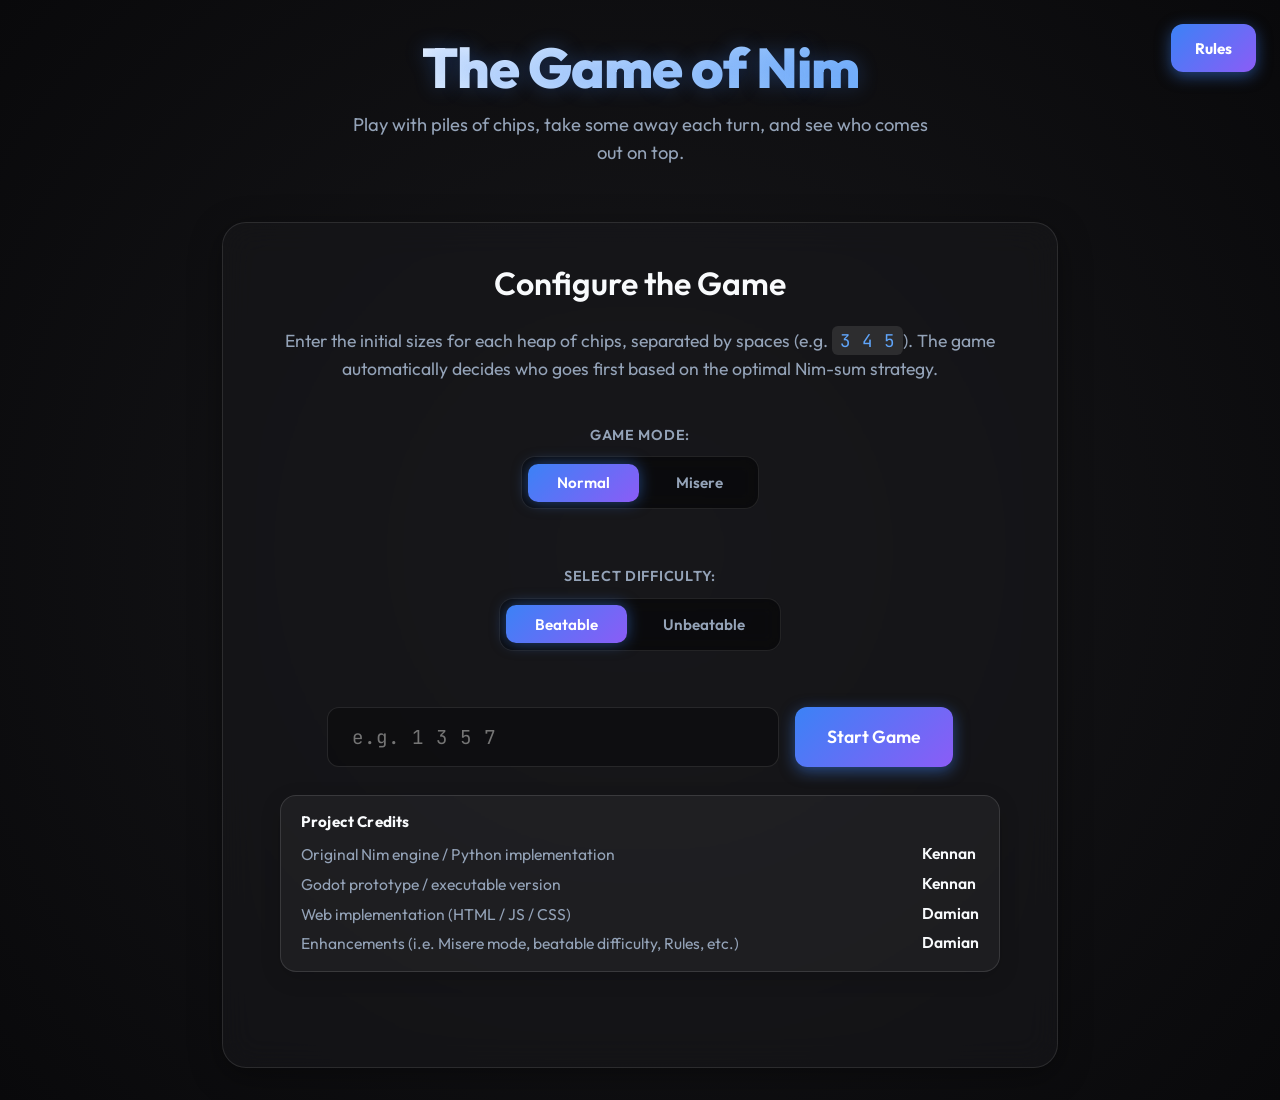
<file: docs/index.html>
<!DOCTYPE html>
<html lang="en">

<head>
    <meta charset="UTF-8">
    <meta name="viewport" content="width=device-width, initial-scale=1.0">
    <title>Nim Game</title>
    <meta name="description" content="A graphical implementation of the classic game of Nim.">
    <link rel="stylesheet" href="style.css">
    <link
        href="https://fonts.googleapis.com/css2?family=Outfit:wght@300;400;600;800&family=JetBrains+Mono:wght@400&display=swap"
        rel="stylesheet">
</head>

<body>
    <div id="app">
        <button id="rules-btn" class="icon-btn" title="How to Play">Rules</button>
        <header>
            <h1 class="glow-text">The Game of Nim</h1>
            <p class="subtitle">Play with piles of chips, take some away each turn, and see who comes out on top.</p>
        </header>

        <main>
            <!-- Setup Screen -->
            <section id="setup-screen" class="glass-panel active">
                <h2>Configure the Game</h2>
                <p>Enter the initial sizes for each heap of chips, separated by spaces (e.g. <code>3 4 5</code>). The game
                    automatically decides who goes first based on the optimal Nim-sum strategy.</p>

                    <div class="mode-section">
                        <p>Game Mode:</p>
                        <div class="mode-group">
                            <button id="mode-normal" class="toggle-btn active">Normal</button>
                            <button id="mode-misere" class="toggle-btn">Misere</button>
                        </div>
                    </div>

                    <div class="difficulty-section">

                        <p>Select Difficulty:</p>
                        <div class="difficulty-group">
                            <button id="difficulty-beatable" class="toggle-btn active">Beatable</button>
                            <button id="difficulty-unbeatable" class="toggle-btn">Unbeatable</button>
                        </div>
                    </div>

                    <div class="input-group">

                        <input type="text" id="heap-input" value="" placeholder="e.g. 1 3 5 7" />
                        <button id="start-btn" class="primary-btn">Start Game</button>
                    </div>

                <div class="attribution-box">
                    <div class="attribution-title">Project Credits</div>
                    <div class="attribution-grid">
                        <div class="attr-role">Original Nim engine / Python implementation</div>
                        <div class="attr-name">Kennan</div>

                        <div class="attr-role">Godot prototype / executable version</div>
                        <div class="attr-name">Kennan</div>

                        <div class="attr-role">Web implementation (HTML / JS / CSS)</div>
                        <div class="attr-name">Damian</div>

                        <div class="attr-role">Enhancements (i.e. Misere mode, beatable difficulty, Rules, etc.)</div>
                        <div class="attr-name">Damian</div>
                    </div>
                </div>

                    <div id="setup-error" class="error-msg"></div>
            </section>

            <!-- Game Space -->
            <section id="game-screen" class="glass-panel hidden">
                <div id="game-info">
                    <span id="turn-indicator" class="turn-indicator">Your Turn!</span>
                </div>
                <div id="heaps-container">
                    <!-- Heaps will be generated here -->
                </div>
                <div id="controls-container" class="hidden">
                    <div class="move-controls">
                        <span id="selection-info">Select a heap to take chips.</span>
                        <div class="input-wrapper">
                            <input type="number" id="take-amount-input" min="1" placeholder="Qty" />
                            <button id="confirm-btn" class="primary-btn disabled" disabled>Confirm Move</button>
                        </div>
                    </div>
                </div>
            </section>

            <!-- Game Over Screen -->
            <section id="game-over-screen" class="glass-panel hidden">
                <h2 id="winner-text" class="glow-text">Game Over</h2>
                <p id="winner-subtext"></p>
                <div class="game-over-controls">
                    <button id="restart-btn" class="primary-btn">Play Again</button>
                    <button id="strategy-btn" class="secondary-btn hidden">How to win Nim</button>
                </div>
            </section>
        </main>

        <!-- Rules Modal -->
        <div id="rules-overlay" class="overlay hidden">
            <div id="rules-modal" class="glass-panel modal">
                <button id="close-rules" class="close-btn">&times;</button>
                <h2>How to Play Nim</h2>
                <div class="rules-content">
                    <div class="rule-item">
                        <span class="rule-num">1</span>
                        <p>The game starts with several heaps of chips.</p>
                    </div>
                    <div class="rule-item">
                        <span class="rule-num">2</span>
                        <p>On your turn, you can take away as many chips as you want from any <strong>one</strong>
                            heap.</p>
                    </div>
                    <div class="rule-item">
                        <span class="rule-num">3</span>
                        <p><strong>Normal Mode:</strong> The player who removes the last chip <em>wins</em> the game.
                        </p>
                    </div>
                    <div class="rule-item">
                        <span class="rule-num">4</span>
                        <p><strong>Misere Mode:</strong> The player who removes the last chip <em>loses</em> the game.
                        </p>
                    </div>
                </div>
                <button id="got-it-btn" class="primary-btn">Got it!</button>
            </div>
        </div>

        <!-- Strategy Modal -->
        <div id="strategy-overlay" class="overlay hidden">
            <div id="strategy-modal" class="glass-panel modal">
                <button id="close-strategy" class="close-btn">&times;</button>
                <h2>The Nim-Sum Strategy</h2>
                <div class="rules-content">
                    <p>First, switch each heap's chip count to <strong>binary</strong> (base 2), e.g.
                        <code>110101</code> for <code>53</code> or <code>100101</code> for <code>37</code>.
                    </p>

                    <p>Compare the binary digits at each position (<code>2^0</code>, <code>2^1</code>, etc.).
                        <br>• 0 and 0 output <strong>0</strong>
                        <br>• 0 and 1 output <strong>1</strong>
                        <br>• 1 and 1 output <strong>0</strong>
                    </p>

                    <div class="example-box">
                        <strong>Example Case:</strong>
                        <p>For pile sizes <strong>1, 2, and 3</strong>:</p>
                        <code>1  -> 01</code><br>
                        <code>2  -> 10</code><br>
                        <code>3  -> 11</code><br>
                        <hr>
                        <code>Nim-Sum -> 00</code>
                        <p>Since the result is <code>00</code>, the player who starts from this position will
                            <strong>lose</strong> against perfect play.
                        </p>
                    </div>

                    <p>The goal is to move so that your opponent is left with a <strong>Nim-Sum of 0</strong>. To do
                        this you can calculate the Nim-Sum of your position and figure out how many chips need to be
                        subtracted to change it to 0. If you do this every turn, victory is guaranteed!</p>

                    <p>To win Misere nim you must change you strategy when their is only 1 pile with size greater than
                        1. You must make sure that you start with a nim-sum of 0 because that means your opponent will
                        be forced to take the last chip, ensuring you win.</p>
                </div>
                <button id="close-strategy-btn" class="primary-btn">Mastered it!</button>
            </div>
        </div>
    </div>
    <script src="script.js"></script>
</body>

</html>
</file>
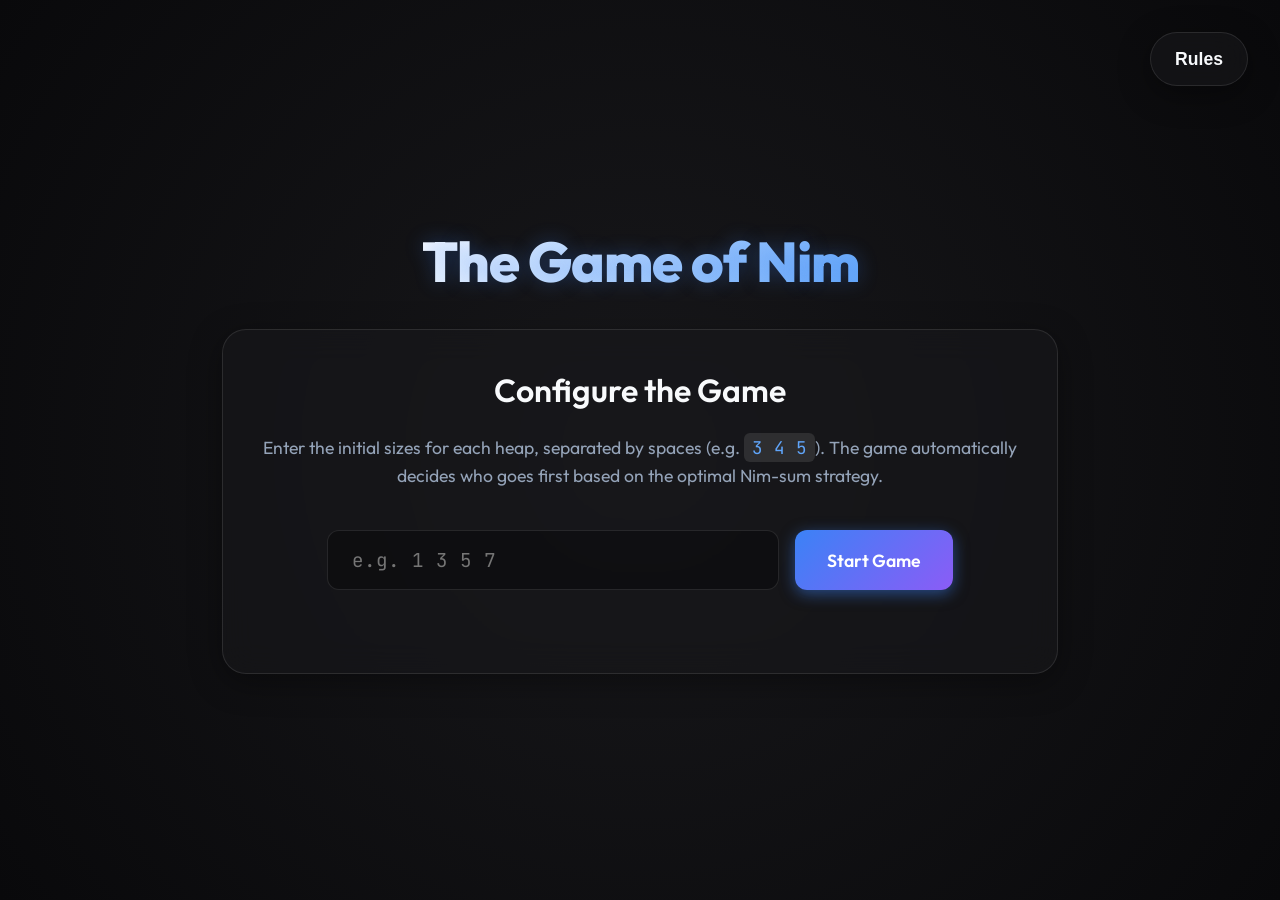
<file: The Game of Nim (updated)/index.html>
<!DOCTYPE html>
<html lang="en">

<head>
    <meta charset="UTF-8">
    <meta name="viewport" content="width=device-width, initial-scale=1.0">
    <title>Nim Game</title>
    <meta name="description" content="A graphical implementation of the classic game of Nim.">
    <link rel="stylesheet" href="style.css">
    <link
        href="https://fonts.googleapis.com/css2?family=Outfit:wght@300;400;600;800&family=JetBrains+Mono:wght@400&display=swap"
        rel="stylesheet">
</head>

<body>
    <div id="app">
        <button id="rules-btn" class="icon-btn" title="How to Play">Rules</button>
        <header>
            <h1 class="glow-text">The Game of Nim</h1>
        </header>

        <main>
            <!-- Setup Screen -->
            <section id="setup-screen" class="glass-panel active">
                <h2>Configure the Game</h2>
                <p>Enter the initial sizes for each heap, separated by spaces (e.g. <code>3 4 5</code>). The game
                    automatically decides who goes first based on the optimal Nim-sum strategy.</p>
                <div class="input-group">
                    <input type="text" id="heap-input" value="" placeholder="e.g. 1 3 5 7" />
                    <button id="start-btn" class="primary-btn">Start Game</button>
                </div>
                <div id="setup-error" class="error-msg"></div>
            </section>

            <!-- Game Space -->
            <section id="game-screen" class="glass-panel hidden">
                <div id="game-info">
                    <span id="turn-indicator" class="turn-indicator">Your Turn!</span>
                </div>
                <div id="heaps-container">
                    <!-- Heaps will be generated here -->
                </div>
                <div id="controls-container" class="hidden">
                    <div class="move-controls">
                        <span id="selection-info">Select a heap to take stones.</span>
                        <div class="input-wrapper">
                            <input type="number" id="take-amount-input" min="1" placeholder="Qty" />
                            <button id="confirm-btn" class="primary-btn disabled" disabled>Confirm Move</button>
                        </div>
                    </div>
                </div>
            </section>

            <!-- Game Over Screen -->
            <section id="game-over-screen" class="glass-panel hidden">
                <h2 id="winner-text" class="glow-text">Game Over</h2>
                <p id="winner-subtext"></p>
                <div class="game-over-controls">
                    <button id="restart-btn" class="primary-btn">Play Again</button>
                    <button id="strategy-btn" class="secondary-btn hidden">How to win Nim</button>
                </div>
            </section>
        </main>

        <!-- Rules Modal -->
        <div id="rules-overlay" class="overlay hidden">
            <div id="rules-modal" class="glass-panel modal">
                <button id="close-rules" class="close-btn">&times;</button>
                <h2>How to Play Nim</h2>
                <div class="rules-content">
                    <div class="rule-item">
                        <span class="rule-num">1</span>
                        <p>The game starts with several heaps of stones.</p>
                    </div>
                    <div class="rule-item">
                        <span class="rule-num">2</span>
                        <p>On your turn, you can take away as many stones as you want from any <strong>one</strong>
                            heap.</p>
                    </div>
                    <div class="rule-item">
                        <span class="rule-num">3</span>
                        <p>The player who removes the last stone from the board wins the game!</p>
                    </div>
                </div>
                <button id="got-it-btn" class="primary-btn">Got it!</button>
            </div>
        </div>

        <!-- Strategy Modal -->
        <div id="strategy-overlay" class="overlay hidden">
            <div id="strategy-modal" class="glass-panel modal">
                <button id="close-strategy" class="close-btn">&times;</button>
                <h2>The Nim-Sum Strategy</h2>
                <div class="rules-content">
                    <p>First, switch each heap's chip count to <strong>binary</strong> (base 2), e.g.
                        <code>110101</code> for <code>53</code> or <code>100101</code> for <code>37</code>.
                    </p>

                    <p>Compare the binary digits at each position (<code>2^0</code>, <code>2^1</code>, etc.).
                        <br>• 0 and 0 output <strong>0</strong>
                        <br>• 0 and 1 output <strong>1</strong>
                        <br>• 1 and 1 output <strong>0</strong>
                    </p>

                    <div class="example-box">
                        <strong>Example Case:</strong>
                        <p>For pile sizes <strong>1, 2, and 3</strong>:</p>
                        <code>1  -> 01</code><br>
                        <code>2  -> 10</code><br>
                        <code>3  -> 11</code><br>
                        <hr>
                        <code>Nim-Sum -> 00</code>
                        <p>Since the result is <code>00</code>, the player who starts from this position will
                            <strong>lose</strong> against perfect play.
                        </p>
                    </div>

                    <p>The goal is to move so that your opponent is left with a <strong>Nim-Sum of 0</strong>. To do
                        this you can calculate the Nim-Sum of your position and figure out how many chips need to be
                        subtracted to change it to 0. If you do this every turn, victory is guaranteed!</p>
                </div>
                <button id="close-strategy-btn" class="primary-btn">Mastered it!</button>
            </div>
        </div>
    </div>
    <script src="script.js"></script>
</body>

</html>
</file>
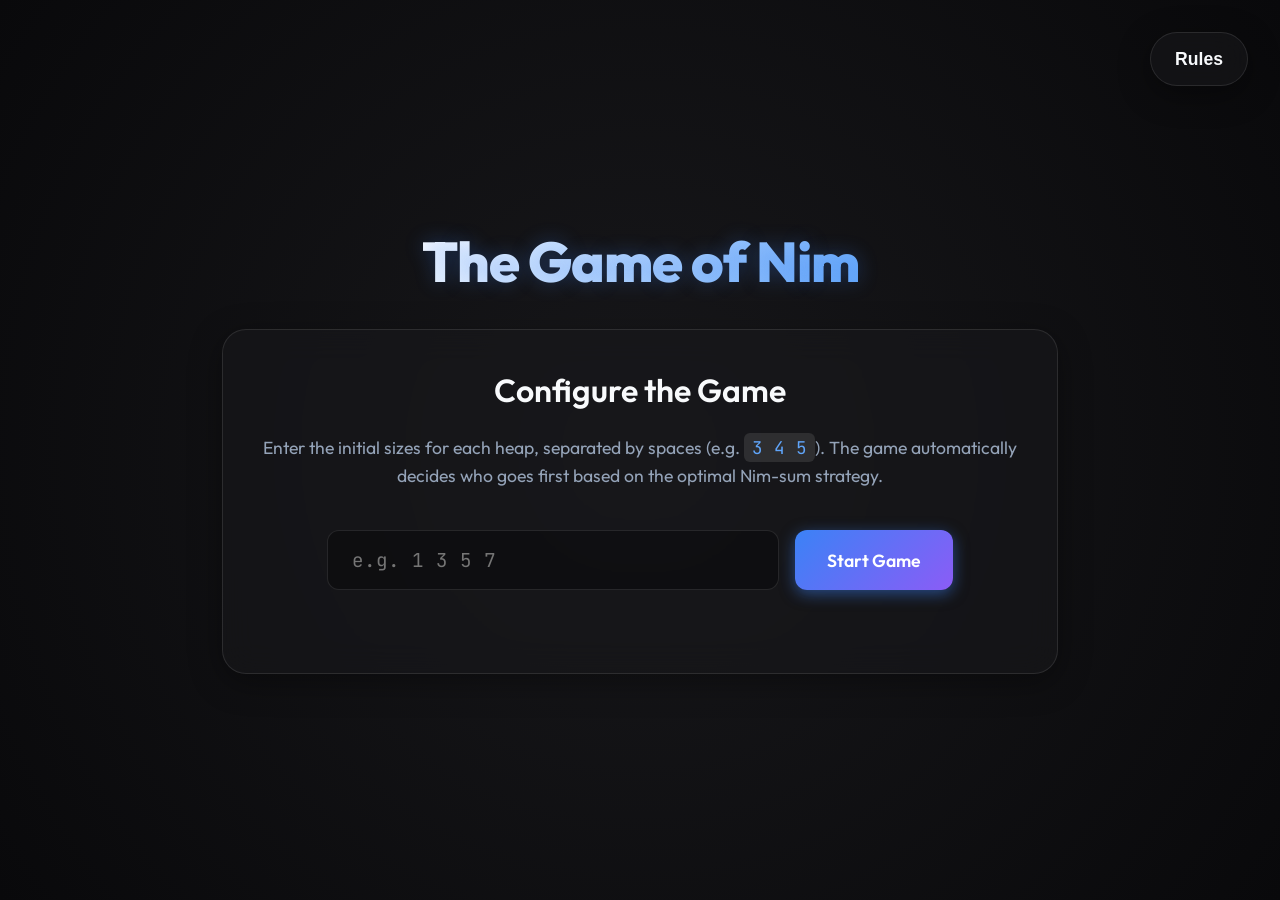
<file: The Game of Nim (updated)/index 2.html>
<!DOCTYPE html>
<html lang="en">

<head>
    <meta charset="UTF-8">
    <meta name="viewport" content="width=device-width, initial-scale=1.0">
    <title>Nim Game</title>
    <meta name="description" content="A graphical implementation of the classic game of Nim.">
    <link rel="stylesheet" href="style.css">
    <link
        href="https://fonts.googleapis.com/css2?family=Outfit:wght@300;400;600;800&family=JetBrains+Mono:wght@400&display=swap"
        rel="stylesheet">
</head>

<body>
    <div id="app">
        <button id="rules-btn" class="icon-btn" title="How to Play">Rules</button>
        <header>
            <h1 class="glow-text">The Game of Nim</h1>
        </header>

        <main>
            <!-- Setup Screen -->
            <section id="setup-screen" class="glass-panel active">
                <h2>Configure the Game</h2>
                <p>Enter the initial sizes for each heap, separated by spaces (e.g. <code>3 4 5</code>). The game
                    automatically decides who goes first based on the optimal Nim-sum strategy.</p>
                <div class="input-group">
                    <input type="text" id="heap-input" value="" placeholder="e.g. 1 3 5 7" />
                    <button id="start-btn" class="primary-btn">Start Game</button>
                </div>
                <div id="setup-error" class="error-msg"></div>
            </section>

            <!-- Game Space -->
            <section id="game-screen" class="glass-panel hidden">
                <div id="game-info">
                    <span id="turn-indicator" class="turn-indicator">Your Turn!</span>
                </div>
                <div id="heaps-container">
                    <!-- Heaps will be generated here -->
                </div>
                <div id="controls-container" class="hidden">
                    <div class="move-controls">
                        <span id="selection-info">Select a heap to take stones.</span>
                        <div class="input-wrapper">
                            <input type="number" id="take-amount-input" min="1" placeholder="Qty" />
                            <button id="confirm-btn" class="primary-btn disabled" disabled>Confirm Move</button>
                        </div>
                    </div>
                </div>
            </section>

            <!-- Game Over Screen -->
            <section id="game-over-screen" class="glass-panel hidden">
                <h2 id="winner-text" class="glow-text">Game Over</h2>
                <p id="winner-subtext"></p>
                <div class="game-over-controls">
                    <button id="restart-btn" class="primary-btn">Play Again</button>
                    <button id="strategy-btn" class="secondary-btn hidden">How to win Nim</button>
                </div>
            </section>
        </main>

        <!-- Rules Modal -->
        <div id="rules-overlay" class="overlay hidden">
            <div id="rules-modal" class="glass-panel modal">
                <button id="close-rules" class="close-btn">&times;</button>
                <h2>How to Play Nim</h2>
                <div class="rules-content">
                    <div class="rule-item">
                        <span class="rule-num">1</span>
                        <p>The game starts with several heaps of stones.</p>
                    </div>
                    <div class="rule-item">
                        <span class="rule-num">2</span>
                        <p>On your turn, you can take away as many stones as you want from any <strong>one</strong>
                            heap.</p>
                    </div>
                    <div class="rule-item">
                        <span class="rule-num">3</span>
                        <p>The player who removes the last stone from the board wins the game!</p>
                    </div>
                </div>
                <button id="got-it-btn" class="primary-btn">Got it!</button>
            </div>
        </div>

        <!-- Strategy Modal -->
        <div id="strategy-overlay" class="overlay hidden">
            <div id="strategy-modal" class="glass-panel modal">
                <button id="close-strategy" class="close-btn">&times;</button>
                <h2>The Nim-Sum Strategy</h2>
                <div class="rules-content">
                    <p>First, switch each heap's chip count to <strong>binary</strong> (base 2), e.g.
                        <code>110101</code> for <code>53</code> or <code>100101</code> for <code>37</code>.
                    </p>

                    <p>Compare the binary digits at each position (<code>2^0</code>, <code>2^1</code>, etc.).
                        <br>• 0 and 0 output <strong>0</strong>
                        <br>• 0 and 1 output <strong>1</strong>
                        <br>• 1 and 1 output <strong>0</strong>
                    </p>

                    <div class="example-box">
                        <strong>Example Case:</strong>
                        <p>For pile sizes <strong>1, 2, and 3</strong>:</p>
                        <code>1  -> 01</code><br>
                        <code>2  -> 10</code><br>
                        <code>3  -> 11</code><br>
                        <hr>
                        <code>Nim-Sum -> 00</code>
                        <p>Since the result is <code>00</code>, the player who starts from this position will
                            <strong>lose</strong> against perfect play.
                        </p>
                    </div>

                    <p>The goal is to move so that your opponent is left with a <strong>Nim-Sum of 0</strong>. To do
                        this you can calculate the Nim-Sum of your position and figure out how many chips need to be
                        subtracted to change it to 0. If you do this every turn, victory is guaranteed!</p>
                </div>
                <button id="close-strategy-btn" class="primary-btn">Mastered it!</button>
            </div>
        </div>
    </div>
    <script src="script.js"></script>
</body>

</html>
</file>
<file: docs/style.css>
:root {
    --bg-color-1: #09090b;
    --bg-color-2: #18181b;
    --text-primary: #f8fafc;
    --text-secondary: #94a3b8;
    --accent-color: #3b82f6;
    --accent-glow: rgba(59, 130, 246, 0.5);
    --accent-hover: #60a5fa;
    --chip-color: #8b5cf6;
    --chip-glow: rgba(139, 92, 246, 0.6);
    --chip-hover: #a78bfa;
    --danger-color: #ef4444;
    --danger-glow: rgba(239, 68, 68, 0.5);
    
    --glass-bg: rgba(24, 24, 27, 0.6);
    --glass-border: rgba(255, 255, 255, 0.1);
    --glass-shadow: 0 8px 32px 0 rgba(0, 0, 0, 0.37);
    --backdrop-blur: blur(16px);
}

* {
    margin: 0;
    padding: 0;
    box-sizing: border-box;
}

body {
    font-family: 'Outfit', sans-serif;
    background: radial-gradient(circle at center, var(--bg-color-2), var(--bg-color-1));
    color: var(--text-primary);
    min-height: 100vh;
    display: flex;
    justify-content: center;
    align-items: center;
    overflow-x: hidden;
}

#app {
    width: 100%;
    max-width: 900px;
    padding: 2rem;
    display: flex;
    flex-direction: column;
    gap: 2rem;
    align-items: center;
}

header {
    text-align: center;
}

.glow-text {
    font-size: 3.5rem;
    font-weight: 800;
    background: linear-gradient(135deg, #fff, var(--accent-hover));
    -webkit-background-clip: text;
    background-clip: text;
    -webkit-text-fill-color: transparent;
    text-shadow: 0 0 20px rgba(59, 130, 246, 0.3);
    letter-spacing: -1px;
    margin-bottom: 0.5rem;
}

.subtitle {
    font-size: 1.15rem;
    color: var(--text-secondary);
    max-width: 600px;
    margin: 0 auto 1.5rem auto;
    font-weight: 400;
    line-height: 1.5;
}

.glass-panel {
    background: var(--glass-bg);
    border: 1px solid var(--glass-border);
    backdrop-filter: var(--backdrop-blur);
    -webkit-backdrop-filter: var(--backdrop-blur);
    border-radius: 24px;
    padding: 2.5rem;
    box-shadow: var(--glass-shadow);
    width: 100%;
    text-align: center;
    display: none;
    opacity: 0;
    transform: translateY(20px);
    transition: opacity 0.2s ease, transform 0.2s ease;
}

.glass-panel.active {
    display: flex;
    flex-direction: column;
    gap: 1.5rem;
    opacity: 1;
    transform: translateY(0);
}

h2 {
    font-size: 2rem;
    font-weight: 600;
    color: var(--text-primary);
}

p {
    color: var(--text-secondary);
    line-height: 1.6;
    font-size: 1.1rem;
}

code {
    font-family: 'JetBrains Mono', monospace;
    background: rgba(255, 255, 255, 0.1);
    padding: 0.2rem 0.5rem;
    border-radius: 6px;
    color: var(--accent-hover);
}

.mode-section, .difficulty-section {
    margin: 1rem 0;
    display: flex;
    flex-direction: column;
    gap: 0.6rem;
    align-items: center;
}

.mode-section p, .difficulty-section p {
    font-size: 0.9rem;
    color: var(--text-secondary);
    text-transform: uppercase;
    letter-spacing: 0.05em;
    font-weight: 600;
}

.mode-group, .difficulty-group {
    display: flex;
    gap: 0.5rem;
    background: rgba(0, 0, 0, 0.5);
    padding: 0.4rem;
    border-radius: 14px;
    border: 1px solid var(--glass-border);
    backdrop-filter: blur(8px);
}

.toggle-btn {
    background: transparent;
    color: var(--text-secondary);
    border: none;
    padding: 0.6rem 1.8rem;
    border-radius: 10px;
    font-family: 'Outfit', sans-serif;
    font-size: 0.95rem;
    font-weight: 600;
    cursor: pointer;
    transition: all 0.3s cubic-bezier(0.4, 0, 0.2, 1);
}

.toggle-btn:hover:not(.active) {
    color: var(--text-primary);
    background: rgba(255, 255, 255, 0.05);
}

.toggle-btn.active {
    background: linear-gradient(135deg, var(--accent-color), var(--chip-color));
    color: white;
    box-shadow: 0 0 15px var(--accent-glow);
}

.input-group {

    display: flex;
    gap: 1rem;
    justify-content: center;
    margin-top: 1rem;
}

input[type="text"] {
    background: rgba(0,0,0,0.3);
    border: 1px solid var(--glass-border);
    border-radius: 12px;
    padding: 1rem 1.5rem;
    color: var(--text-primary);
    font-family: 'JetBrains Mono', monospace;
    font-size: 1.2rem;
    width: 60%;
    outline: none;
    transition: all 0.3s ease;
}

input[type="text"]:focus {
    border-color: var(--accent-color);
    box-shadow: 0 0 15px var(--accent-glow);
}

.primary-btn {
    background: linear-gradient(135deg, var(--accent-color), var(--chip-color));
    color: white;
    font-family: 'Outfit', sans-serif;
    font-size: 1.1rem;
    font-weight: 600;
    padding: 1rem 2rem;
    border: none;
    border-radius: 12px;
    cursor: pointer;
    box-shadow: 0 4px 15px var(--accent-glow);
    transition: all 0.3s ease;
}

.primary-btn:hover:not(:disabled) {
    transform: translateY(-2px);
    box-shadow: 0 8px 25px var(--accent-glow);
    filter: brightness(1.1);
}

.primary-btn:active:not(:disabled) {
    transform: translateY(1px);
}

.primary-btn.disabled {
    background: var(--bg-color-2);
    box-shadow: none;
    color: var(--text-secondary);
    cursor: not-allowed;
    opacity: 0.7;
}

.secondary-btn {
    background: linear-gradient(135deg, var(--chip-color), #4f46e5);
    color: white;
    font-family: 'Outfit', sans-serif;
    font-size: 1.1rem;
    font-weight: 600;
    padding: 1rem 2rem;
    border: none;
    border-radius: 12px;
    cursor: pointer;
    box-shadow: 0 4px 15px var(--chip-glow);
    transition: all 0.3s ease;
}

.secondary-btn:hover:not(:disabled) {
    transform: translateY(-2px);
    box-shadow: 0 8px 25px var(--chip-glow);
    filter: brightness(1.1);
}

.secondary-btn:active:not(:disabled) {
    transform: translateY(1px);
}

.game-over-controls {
    display: flex;
    gap: 1.5rem;
    justify-content: center;
    margin-top: 1rem;
    flex-wrap: wrap;
    width: 100%;
}

@media (max-width: 600px) {
    .game-over-controls {
        flex-direction: column;
        align-items: stretch;
        gap: 1rem;
    }
    
    .primary-btn, .secondary-btn {
        width: 100%;
        padding: 0.8rem 1.5rem;
        font-size: 1rem;
    }
}

.hidden {
    display: none !important;
}

.error-msg {
    color: var(--danger-color);
    font-size: 0.9rem;
    min-height: 1.2rem;
}

/* Game Space */
#game-info {
    margin-bottom: 2rem;
}

.turn-indicator {
    font-size: 1.5rem;
    font-weight: 600;
    padding: 0.5rem 1.5rem;
    border-radius: 50px;
    background: rgba(255,255,255,0.05);
    border: 1px solid var(--glass-border);
    transition: all 0.3s ease;
}

.turn-player {
    color: var(--accent-hover);
    box-shadow: 0 0 20px var(--accent-glow);
    border-color: var(--accent-color);
}

.turn-bot {
    color: var(--danger-color);
    box-shadow: 0 0 20px var(--danger-glow);
    border-color: var(--danger-color);
}

#heaps-container {
    display: flex;
    flex-wrap: wrap;
    justify-content: center;
    gap: 2.5rem;
    margin-bottom: 2rem;
}

.heap {
    display: flex;
    flex-direction: column-reverse; /* Stack from bottom to top */
    gap: 0.5rem;
    align-items: center;
    padding: 1rem;
    border-radius: 16px;
    transition: all 0.3s ease;
    border: 1px solid transparent;
}

.heap.hoverable:hover {
    background: rgba(255,255,255,0.03);
    border-color: var(--glass-border);
}

.heap.disabled {
    opacity: 0.6;
    pointer-events: none;
    filter: grayscale(0.5);
}

.chip {
    width: 50px;
    height: 15px;
    background: var(--chip-color);
    border-radius: 8px;
    box-shadow: 0 0 10px var(--chip-glow), inset 0 0 5px rgba(255,255,255,0.5);
    cursor: pointer;
    transition: all 0.2s ease;
    position: relative;
    overflow: hidden;
}

.chip::after {
    content: '';
    position: absolute;
    top: 0;
    left: -100%;
    width: 50%;
    height: 100%;
    background: linear-gradient(90deg, transparent, rgba(255,255,255,0.4), transparent);
    animation: shine 3s infinite;
}

@keyframes shine {
    0% { left: -100%; }
    20% { left: 200%; }
    100% { left: 200%; }
}

.chip:hover, .chip.selected {
    background: var(--chip-hover);
    box-shadow: 0 0 20px var(--chip-glow), inset 0 0 8px rgba(255,255,255,0.8);
    transform: scale(1.05);
}

.chip.removing {
    animation: popOut 0.4s ease forwards;
}

@keyframes popOut {
    0% { transform: scale(1); opacity: 1; }
    50% { transform: scale(1.2); opacity: 0.8; }
    100% { transform: scale(0); opacity: 0; }
}

#controls-container {
    display: flex;
    flex-direction: column;
    align-items: center;
    gap: 1.5rem;
    min-height: 120px;
}

.move-controls {
    display: flex;
    flex-direction: column;
    gap: 1rem;
    align-items: center;
}

.input-wrapper {
    display: flex;
    gap: 0.5rem;
    align-items: center;
}

#take-amount-input {
    background: rgba(0,0,0,0.3);
    border: 1px solid var(--glass-border);
    border-radius: 12px;
    padding: 0.8rem;
    color: var(--text-primary);
    font-family: 'JetBrains Mono', monospace;
    font-size: 1.2rem;
    width: 80px;
    text-align: center;
    outline: none;
    transition: all 0.3s ease;
}

#take-amount-input:focus {
    border-color: var(--accent-color);
    box-shadow: 0 0 15px var(--accent-glow);
}

#selection-info {
    font-size: 1.1rem;
    font-weight: 600;
}

.heap.selected {
    background: rgba(59, 130, 246, 0.1);
    border-color: var(--accent-color);
    box-shadow: 0 0 20px rgba(59, 130, 246, 0.1);
}

/* Floating Rules Button */
.icon-btn {
    position: fixed;
    top: 1.5rem;
    right: 1.5rem;
    height: 48px;
    padding: 0 1.5rem;
    border-radius: 12px;
    border: none;
    background: linear-gradient(135deg, var(--accent-color), var(--chip-color));
    color: white;
    font-family: 'Outfit', sans-serif;
    font-size: 0.95rem;
    font-weight: 700;
    cursor: pointer;
    z-index: 1000;
    transition: all 0.3s cubic-bezier(0.4, 0, 0.2, 1);
    display: flex;
    align-items: center;
    justify-content: center;
    box-shadow: 0 4px 15px var(--accent-glow);
}

.icon-btn:hover {
    transform: translateY(-3px) scale(1.05);
    box-shadow: 0 8px 25px var(--accent-glow);
    filter: brightness(1.1);
}

.icon-btn:focus-visible {
    outline: 2px solid white;
    outline-offset: 2px;
}

/* Modal Styling */
.overlay {
    position: fixed;
    top: 0;
    left: 0;
    width: 100%;
    height: 100%;
    background: rgba(0, 0, 0, 0.5);
    backdrop-filter: blur(8px);
    -webkit-backdrop-filter: blur(8px);
    display: flex;
    justify-content: center;
    align-items: center;
    z-index: 2000;
    opacity: 1;
    transition: opacity 0.3s ease;
}

.overlay.hidden {
    display: none !important;
    opacity: 0;
}

.modal {
    max-width: 500px;
    width: 90%;
    max-height: 85vh;
    padding: 3rem 2rem 2rem 2rem;
    position: relative;
    overflow-y: auto;
    display: flex !important;
    flex-direction: column;
    gap: 1.5rem;
    opacity: 1 !important;
    transform: translateY(0) !important;
}

.modal::-webkit-scrollbar {
    width: 6px;
}

.modal::-webkit-scrollbar-track {
    background: transparent;
}

.modal::-webkit-scrollbar-thumb {
    background: var(--accent-color);
    border-radius: 10px;
}

.close-btn {
    position: absolute;
    top: 1rem;
    right: 1.5rem;
    background: none;
    border: none;
    color: var(--text-secondary);
    font-size: 2rem;
    cursor: pointer;
    transition: color 0.2s ease;
}

.close-btn:hover {
    color: var(--danger-color);
}

.rules-content {
    text-align: left;
    display: flex;
    flex-direction: column;
    gap: 1.5rem;
}

.rule-item {
    display: flex;
    gap: 1.2rem;
    align-items: flex-start;
}

.rule-num {
    background: linear-gradient(135deg, var(--accent-color), var(--chip-color));
    width: 32px;
    height: 32px;
    min-width: 32px;
    border-radius: 50%;
    display: flex;
    align-items: center;
    justify-content: center;
    font-weight: 800;
    font-size: 1rem;
    box-shadow: 0 0 10px var(--accent-glow);
}

.rule-item p {
    font-size: 1rem;
    margin: 0;
}

.rules-content p {
    font-size: 1.05rem;
    margin-bottom: 0.5rem;
}

.example-box {
    background: rgba(0, 0, 0, 0.2);
    border: 1px dashed var(--glass-border);
    border-radius: 12px;
    padding: 1.5rem;
    margin: 1rem 0;
    font-family: 'JetBrains Mono', monospace;
    text-align: center;
}

.example-box strong {
    display: block;
    margin-bottom: 0.8rem;
    color: var(--accent-hover);
    font-family: 'Outfit', sans-serif;
}

.example-box code {
    font-size: 1.1rem;
    background: none;
    padding: 0;
}

.example-box hr {
    border: none;
    border-top: 1px solid var(--glass-border);
    margin: 0.5rem auto;
    width: 60px;
}

.rule-item strong {
    color: var(--accent-hover);
}

.setup-actions {
    width: 100%;
    display: flex;
    justify-content: flex-end;
    margin: -0.15rem 0 0.35rem 0;
}
.attribution-box {
    width: 100%;
    max-width: 720px;
    margin: 0.25rem auto 0.75rem auto;
    padding: 1rem 1.25rem;
    text-align: left;
    background: rgba(255, 255, 255, 0.045);
    border: 1px solid rgba(255, 255, 255, 0.12);
    border-radius: 16px;
    box-shadow: 0 6px 20px rgba(0, 0, 0, 0.18);
}

.attribution-title {
    font-size: 0.95rem;
    font-weight: 700;
    letter-spacing: 0.01em;
    text-transform: none;
    color: var(--text-primary);
    margin-bottom: 0.75rem;
}

.attribution-grid {
    display: grid;
    grid-template-columns: 1fr auto;
    gap: 0.45rem 1rem;
    align-items: start;
}

.attr-role {
    color: var(--text-secondary);
    font-size: 0.98rem;
    line-height: 1.45;
}

.attr-name {
    color: var(--text-primary);
    font-size: 0.98rem;
    font-weight: 600;
    white-space: nowrap;
}

@media (max-width: 640px) {
    .attribution-grid {
        grid-template-columns: 1fr;
    }

    .attr-name {
        margin-bottom: 0.45rem;
    }
}
</file>
<file: The Game of Nim (updated)/style.css>
:root {
    --bg-color-1: #09090b;
    --bg-color-2: #18181b;
    --text-primary: #f8fafc;
    --text-secondary: #94a3b8;
    --accent-color: #3b82f6;
    --accent-glow: rgba(59, 130, 246, 0.5);
    --accent-hover: #60a5fa;
    --stone-color: #8b5cf6;
    --stone-glow: rgba(139, 92, 246, 0.6);
    --stone-hover: #a78bfa;
    --danger-color: #ef4444;
    --danger-glow: rgba(239, 68, 68, 0.5);
    
    --glass-bg: rgba(24, 24, 27, 0.6);
    --glass-border: rgba(255, 255, 255, 0.1);
    --glass-shadow: 0 8px 32px 0 rgba(0, 0, 0, 0.37);
    --backdrop-blur: blur(16px);
}

* {
    margin: 0;
    padding: 0;
    box-sizing: border-box;
}

body {
    font-family: 'Outfit', sans-serif;
    background: radial-gradient(circle at center, var(--bg-color-2), var(--bg-color-1));
    color: var(--text-primary);
    min-height: 100vh;
    display: flex;
    justify-content: center;
    align-items: center;
    overflow-x: hidden;
}

#app {
    width: 100%;
    max-width: 900px;
    padding: 2rem;
    display: flex;
    flex-direction: column;
    gap: 2rem;
    align-items: center;
}

header {
    text-align: center;
}

.glow-text {
    font-size: 3.5rem;
    font-weight: 800;
    background: linear-gradient(135deg, #fff, var(--accent-hover));
    -webkit-background-clip: text;
    background-clip: text;
    -webkit-text-fill-color: transparent;
    text-shadow: 0 0 20px rgba(59, 130, 246, 0.3);
    letter-spacing: -1px;
}

.glass-panel {
    background: var(--glass-bg);
    border: 1px solid var(--glass-border);
    backdrop-filter: var(--backdrop-blur);
    -webkit-backdrop-filter: var(--backdrop-blur);
    border-radius: 24px;
    padding: 2.5rem;
    box-shadow: var(--glass-shadow);
    width: 100%;
    text-align: center;
    display: none;
    opacity: 0;
    transform: translateY(20px);
    transition: opacity 0.2s ease, transform 0.2s ease;
}

.glass-panel.active {
    display: flex;
    flex-direction: column;
    gap: 1.5rem;
    opacity: 1;
    transform: translateY(0);
}

h2 {
    font-size: 2rem;
    font-weight: 600;
    color: var(--text-primary);
}

p {
    color: var(--text-secondary);
    line-height: 1.6;
    font-size: 1.1rem;
}

code {
    font-family: 'JetBrains Mono', monospace;
    background: rgba(255, 255, 255, 0.1);
    padding: 0.2rem 0.5rem;
    border-radius: 6px;
    color: var(--accent-hover);
}

.input-group {
    display: flex;
    gap: 1rem;
    justify-content: center;
    margin-top: 1rem;
}

input[type="text"] {
    background: rgba(0,0,0,0.3);
    border: 1px solid var(--glass-border);
    border-radius: 12px;
    padding: 1rem 1.5rem;
    color: var(--text-primary);
    font-family: 'JetBrains Mono', monospace;
    font-size: 1.2rem;
    width: 60%;
    outline: none;
    transition: all 0.3s ease;
}

input[type="text"]:focus {
    border-color: var(--accent-color);
    box-shadow: 0 0 15px var(--accent-glow);
}

.primary-btn {
    background: linear-gradient(135deg, var(--accent-color), var(--stone-color));
    color: white;
    font-family: 'Outfit', sans-serif;
    font-size: 1.1rem;
    font-weight: 600;
    padding: 1rem 2rem;
    border: none;
    border-radius: 12px;
    cursor: pointer;
    box-shadow: 0 4px 15px var(--accent-glow);
    transition: all 0.3s ease;
}

.primary-btn:hover:not(:disabled) {
    transform: translateY(-2px);
    box-shadow: 0 8px 25px var(--accent-glow);
    filter: brightness(1.1);
}

.primary-btn:active:not(:disabled) {
    transform: translateY(1px);
}

.primary-btn.disabled {
    background: var(--bg-color-2);
    box-shadow: none;
    color: var(--text-secondary);
    cursor: not-allowed;
    opacity: 0.7;
}

.secondary-btn {
    background: linear-gradient(135deg, var(--stone-color), #4f46e5);
    color: white;
    font-family: 'Outfit', sans-serif;
    font-size: 1.1rem;
    font-weight: 600;
    padding: 1rem 2rem;
    border: none;
    border-radius: 12px;
    cursor: pointer;
    box-shadow: 0 4px 15px var(--stone-glow);
    transition: all 0.3s ease;
}

.secondary-btn:hover:not(:disabled) {
    transform: translateY(-2px);
    box-shadow: 0 8px 25px var(--stone-glow);
    filter: brightness(1.1);
}

.secondary-btn:active:not(:disabled) {
    transform: translateY(1px);
}

.game-over-controls {
    display: flex;
    gap: 1.5rem;
    justify-content: center;
    margin-top: 1rem;
    flex-wrap: wrap;
    width: 100%;
}

@media (max-width: 600px) {
    .game-over-controls {
        flex-direction: column;
        align-items: stretch;
        gap: 1rem;
    }
    
    .primary-btn, .secondary-btn {
        width: 100%;
        padding: 0.8rem 1.5rem;
        font-size: 1rem;
    }
}

.hidden {
    display: none !important;
}

.error-msg {
    color: var(--danger-color);
    font-size: 0.9rem;
    min-height: 1.2rem;
}

/* Game Space */
#game-info {
    margin-bottom: 2rem;
}

.turn-indicator {
    font-size: 1.5rem;
    font-weight: 600;
    padding: 0.5rem 1.5rem;
    border-radius: 50px;
    background: rgba(255,255,255,0.05);
    border: 1px solid var(--glass-border);
    transition: all 0.3s ease;
}

.turn-player {
    color: var(--accent-hover);
    box-shadow: 0 0 20px var(--accent-glow);
    border-color: var(--accent-color);
}

.turn-bot {
    color: var(--danger-color);
    box-shadow: 0 0 20px var(--danger-glow);
    border-color: var(--danger-color);
}

#heaps-container {
    display: flex;
    flex-wrap: wrap;
    justify-content: center;
    gap: 2.5rem;
    margin-bottom: 2rem;
}

.heap {
    display: flex;
    flex-direction: column-reverse; /* Stack from bottom to top */
    gap: 0.5rem;
    align-items: center;
    padding: 1rem;
    border-radius: 16px;
    transition: all 0.3s ease;
    border: 1px solid transparent;
}

.heap.hoverable:hover {
    background: rgba(255,255,255,0.03);
    border-color: var(--glass-border);
}

.heap.disabled {
    opacity: 0.6;
    pointer-events: none;
    filter: grayscale(0.5);
}

.stone {
    width: 50px;
    height: 15px;
    background: var(--stone-color);
    border-radius: 8px;
    box-shadow: 0 0 10px var(--stone-glow), inset 0 0 5px rgba(255,255,255,0.5);
    cursor: pointer;
    transition: all 0.2s ease;
    position: relative;
    overflow: hidden;
}

.stone::after {
    content: '';
    position: absolute;
    top: 0;
    left: -100%;
    width: 50%;
    height: 100%;
    background: linear-gradient(90deg, transparent, rgba(255,255,255,0.4), transparent);
    animation: shine 3s infinite;
}

@keyframes shine {
    0% { left: -100%; }
    20% { left: 200%; }
    100% { left: 200%; }
}

.stone:hover, .stone.selected {
    background: var(--stone-hover);
    box-shadow: 0 0 20px var(--stone-glow), inset 0 0 8px rgba(255,255,255,0.8);
    transform: scale(1.05);
}

.stone.removing {
    animation: popOut 0.4s ease forwards;
}

@keyframes popOut {
    0% { transform: scale(1); opacity: 1; }
    50% { transform: scale(1.2); opacity: 0.8; }
    100% { transform: scale(0); opacity: 0; }
}

#controls-container {
    display: flex;
    flex-direction: column;
    align-items: center;
    gap: 1.5rem;
    min-height: 120px;
}

.move-controls {
    display: flex;
    flex-direction: column;
    gap: 1rem;
    align-items: center;
}

.input-wrapper {
    display: flex;
    gap: 0.5rem;
    align-items: center;
}

#take-amount-input {
    background: rgba(0,0,0,0.3);
    border: 1px solid var(--glass-border);
    border-radius: 12px;
    padding: 0.8rem;
    color: var(--text-primary);
    font-family: 'JetBrains Mono', monospace;
    font-size: 1.2rem;
    width: 80px;
    text-align: center;
    outline: none;
    transition: all 0.3s ease;
}

#take-amount-input:focus {
    border-color: var(--accent-color);
    box-shadow: 0 0 15px var(--accent-glow);
}

#selection-info {
    font-size: 1.1rem;
    font-weight: 600;
}

.heap.selected {
    background: rgba(59, 130, 246, 0.1);
    border-color: var(--accent-color);
    box-shadow: 0 0 20px rgba(59, 130, 246, 0.1);
}

/* Floating Rules Button */
.icon-btn {
    position: fixed;
    top: 2rem;
    right: 2rem;
    height: 54px;
    padding: 0 1.5rem;
    border-radius: 50px;
    background: var(--glass-bg);
    border: 1px solid var(--glass-border);
    backdrop-filter: var(--backdrop-blur);
    -webkit-backdrop-filter: var(--backdrop-blur);
    color: var(--text-primary);
    font-size: 1.1rem;
    font-weight: 600;
    cursor: pointer;
    z-index: 1000;
    transition: all 0.3s cubic-bezier(0.4, 0, 0.2, 1);
    box-shadow: var(--glass-shadow);
    display: flex;
    align-items: center;
    justify-content: center;
    gap: 0.5rem;
}

.icon-btn:hover {
    transform: scale(1.1) rotate(10deg);
    border-color: var(--accent-hover);
    box-shadow: 0 0 20px var(--accent-glow);
    color: var(--accent-hover);
}

/* Modal Styling */
.overlay {
    position: fixed;
    top: 0;
    left: 0;
    width: 100%;
    height: 100%;
    background: rgba(0, 0, 0, 0.5);
    backdrop-filter: blur(8px);
    -webkit-backdrop-filter: blur(8px);
    display: flex;
    justify-content: center;
    align-items: center;
    z-index: 2000;
    opacity: 1;
    transition: opacity 0.3s ease;
}

.overlay.hidden {
    display: none !important;
    opacity: 0;
}

.modal {
    max-width: 500px;
    width: 90%;
    max-height: 85vh;
    overflow-y: auto;
    position: relative;
    padding: 3rem 2rem 2rem 2rem;
    display: flex;
    flex-direction: column;
    gap: 1.5rem !important;
    opacity: 1 !important;
    transform: translateY(0) !important;
    scrollbar-width: thin;
    scrollbar-color: var(--accent-color) transparent;
}

.modal::-webkit-scrollbar {
    width: 6px;
}

.modal::-webkit-scrollbar-track {
    background: transparent;
}

.modal::-webkit-scrollbar-thumb {
    background: var(--accent-color);
    border-radius: 10px;
}

.close-btn {
    position: absolute;
    top: 1rem;
    right: 1.5rem;
    background: none;
    border: none;
    color: var(--text-secondary);
    font-size: 2rem;
    cursor: pointer;
    transition: color 0.2s ease;
}

.close-btn:hover {
    color: var(--danger-color);
}

.rules-content {
    text-align: left;
    display: flex;
    flex-direction: column;
    gap: 1.5rem;
}

.rule-item {
    display: flex;
    gap: 1.2rem;
    align-items: flex-start;
}

.rule-num {
    background: linear-gradient(135deg, var(--accent-color), var(--stone-color));
    width: 32px;
    height: 32px;
    min-width: 32px;
    border-radius: 50%;
    display: flex;
    align-items: center;
    justify-content: center;
    font-weight: 800;
    font-size: 1rem;
    box-shadow: 0 0 10px var(--accent-glow);
}

.rule-item p {
    font-size: 1rem;
    margin: 0;
}

.rules-content p {
    font-size: 1.05rem;
    margin-bottom: 0.5rem;
}

.example-box {
    background: rgba(0, 0, 0, 0.2);
    border: 1px dashed var(--glass-border);
    border-radius: 12px;
    padding: 1.5rem;
    margin: 1rem 0;
    font-family: 'JetBrains Mono', monospace;
    text-align: center;
}

.example-box strong {
    display: block;
    margin-bottom: 0.8rem;
    color: var(--accent-hover);
    font-family: 'Outfit', sans-serif;
}

.example-box code {
    font-size: 1.1rem;
    background: none;
    padding: 0;
}

.example-box hr {
    border: none;
    border-top: 1px solid var(--glass-border);
    margin: 0.5rem auto;
    width: 60px;
}

.rule-item strong {
    color: var(--accent-hover);
}

@media (max-width: 600px) {
    .icon-btn {
        top: 1rem;
        right: 1rem;
        height: 44px;
        padding: 0 1rem;
        font-size: 0.95rem;
    }
    
    .glow-text {
        font-size: 2.5rem;
    }
}
</file>
